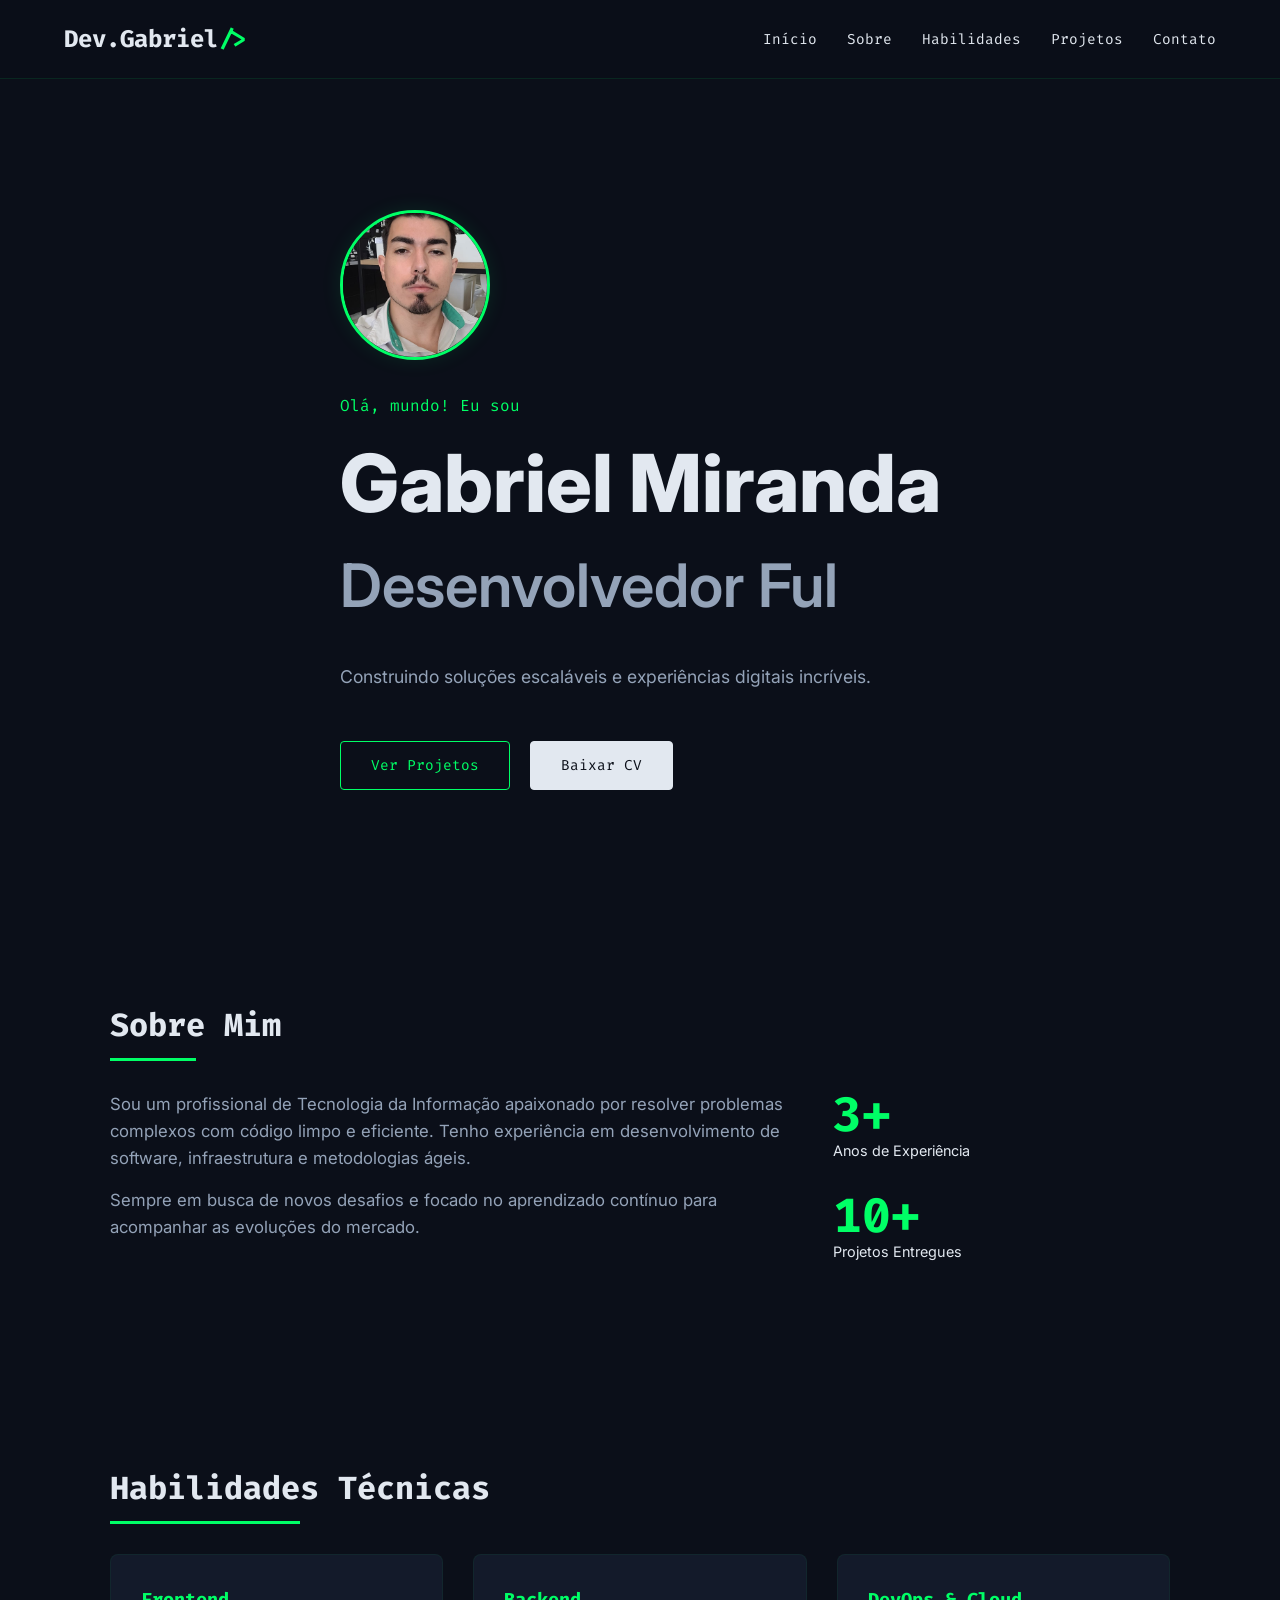
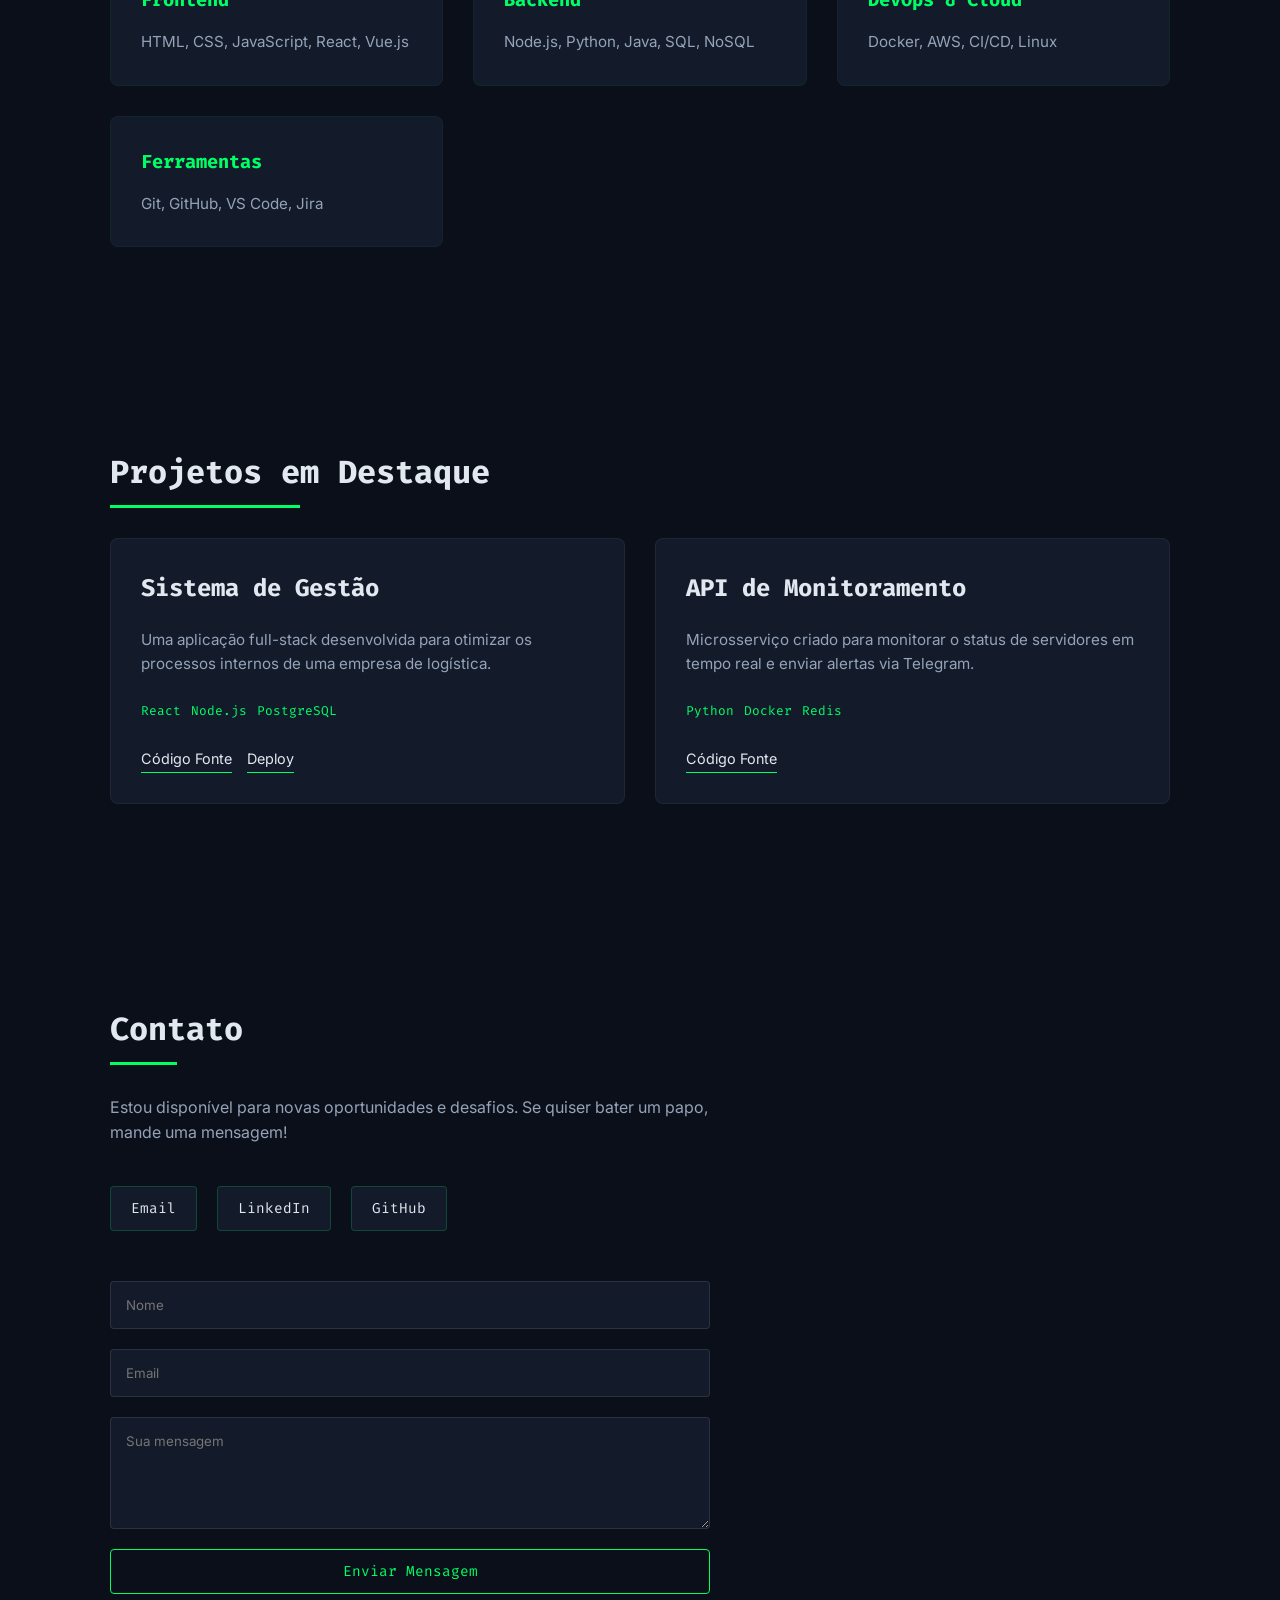
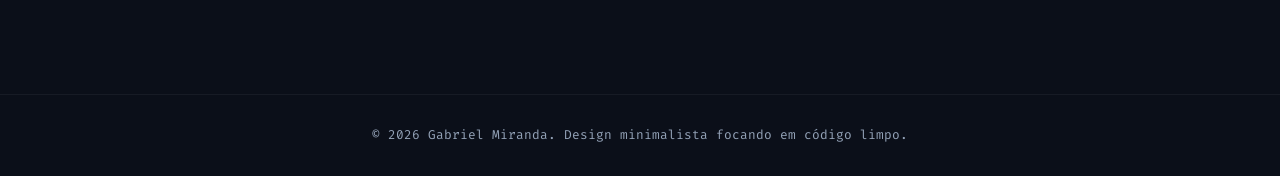
<file: index.html>
<!DOCTYPE html>
<html lang="pt-BR">
<head>
    <meta charset="UTF-8">
    <meta name="viewport" content="width=device-width, initial-scale=1.0">
    <!-- Adicione o título da sua página aqui -->
    <title>Portfólio | Profissional de TI</title>
    <!-- Importando fonte moderna (Inter e Fira Code) -->
    <link rel="preconnect" href="https://fonts.googleapis.com">
    <link rel="preconnect" href="https://fonts.gstatic.com" crossorigin>
    <link href="https://fonts.googleapis.com/css2?family=Fira+Code:wght@400;500;700&family=Inter:wght@300;400;600;800&display=swap" rel="stylesheet">
    <link rel="stylesheet" href="style.css">
</head>
<body>

    <!-- Navegação -->
    <nav class="navbar">
        <div class="logo">
            <!-- Insira seu logo ou nome curto aqui -->
            <span></span>Dev.Gabriel<span>/></span>
        </div>
        <ul class="nav-links">
            <li><a href="#home">Início</a></li>
            <li><a href="#about">Sobre</a></li>
            <li><a href="#skills">Habilidades</a></li>
            <li><a href="#projects">Projetos</a></li>
            <li><a href="#contact">Contato</a></li>
        </ul>
        <div class="hamburger">
            <span class="bar"></span>
            <span class="bar"></span>
            <span class="bar"></span>
        </div>
    </nav>
    
    <!-- Seção Principal (Hero) -->
    <section id="home" class="hero">
        <div class="hero-content">
            <!-- Espaço para a foto de perfil -->
            <div class="profile-photo-wrapper">
                <!-- Substitua o link abaixo pela sua foto. Ex: "img/minha-foto.jpg" -->
                <img src="imgs/fotoPerfil.jpeg" alt="Minha Foto de Perfil" class="profile-photo">
            </div>
            <p class="greeting">Olá, mundo! Eu sou</p>
            <!-- Insira seu nome completo aqui -->
            <h1 class="name">Gabriel Miranda</h1>
            <!-- Insira seu cargo ou especialidade aqui (ex: Desenvolvedor Full Stack, Engenheiro de Dados) -->
            <h2 class="title" id="typewriter">Gestor da T.I.</h2>
            
            <!-- Resumo curto de 1 a 2 linhas -->
            <p class="description">Construindo soluções escaláveis e experiências digitais incríveis.</p>
            
            <div class="cta-buttons">
                <!-- Link para o seu currículo e repositório (ex: GitHub) -->
                <a href="#projects" class="btn primary">Ver Projetos</a>
                <a href="#" class="btn secondary">Baixar CV</a>
            </div>
        </div>
    </section>

    <!-- Seção Sobre Mim -->
    <section id="about" class="section about">
        <div class="container fade-in">
            <h2 class="section-title">Sobre Mim</h2>
            <div class="about-content">
                <div class="about-text">
                    <!-- Insira o texto sobre você, sua experiência, formação e paixões na TI -->
                    <p>Sou um profissional de Tecnologia da Informação apaixonado por resolver problemas complexos com código limpo e eficiente. Tenho experiência em desenvolvimento de software, infraestrutura e metodologias ágeis.</p>
                    <p>Sempre em busca de novos desafios e focado no aprendizado contínuo para acompanhar as evoluções do mercado.</p>
                </div>
                <div class="about-stats">
                    <div class="stat">
                        <!-- Anos de experiência -->
                        <h3>3+</h3>
                        <p>Anos de Experiência</p>
                    </div>
                    <div class="stat">
                        <!-- Projetos concluídos -->
                        <h3>10+</h3>
                        <p>Projetos Entregues</p>
                    </div>
                </div>
            </div>
        </div>
    </section>

    <!-- Seção de Habilidades (Skills) -->
    <section id="skills" class="section skills">
        <div class="container fade-in">
            <h2 class="section-title">Habilidades Técnicas</h2>
            <div class="skills-grid">
                <!-- Adicione ou remova as tecnologias que você domina -->
                <div class="skill-card">
                    <h3>Frontend</h3>
                    <p>HTML, CSS, JavaScript, React, Vue.js</p>
                </div>
                <div class="skill-card">
                    <h3>Backend</h3>
                    <p>Node.js, Python, Java, SQL, NoSQL</p>
                </div>
                <div class="skill-card">
                    <h3>DevOps & Cloud</h3>
                    <p>Docker, AWS, CI/CD, Linux</p>
                </div>
                <div class="skill-card">
                    <h3>Ferramentas</h3>
                    <p>Git, GitHub, VS Code, Jira</p>
                </div>
            </div>
        </div>
    </section>

    <!-- Seção de Projetos -->
    <section id="projects" class="section projects">
        <div class="container fade-in">
            <h2 class="section-title">Projetos em Destaque</h2>
            <div class="projects-grid">
                <!-- Projeto 1 -->
                <div class="project-card">
                    <div class="project-content">
                        <!-- Título do projeto -->
                        <h3>Sistema de Gestão</h3>
                        <!-- Descrição do projeto -->
                        <p>Uma aplicação full-stack desenvolvida para otimizar os processos internos de uma empresa de logística.</p>
                        <!-- Tecnologias usadas -->
                        <div class="tech-stack">
                            <span>React</span>
                            <span>Node.js</span>
                            <span>PostgreSQL</span>
                        </div>
                        <!-- Links do projeto -->
                        <div class="project-links">
                            <a href="#" target="_blank">Código Fonte</a>
                            <a href="#" target="_blank">Deploy</a>
                        </div>
                    </div>
                </div>
                
                <!-- Projeto 2 -->
                <div class="project-card">
                    <div class="project-content">
                        <h3>API de Monitoramento</h3>
                        <p>Microsserviço criado para monitorar o status de servidores em tempo real e enviar alertas via Telegram.</p>
                        <div class="tech-stack">
                            <span>Python</span>
                            <span>Docker</span>
                            <span>Redis</span>
                        </div>
                        <div class="project-links">
                            <a href="#" target="_blank">Código Fonte</a>
                        </div>
                    </div>
                </div>
                
                <!-- Você pode copiar e colar as divs "project-card" para adicionar mais projetos -->
            </div>
        </div>
    </section>

    <!-- Seção de Contato -->
    <section id="contact" class="section contact">
        <div class="container fade-in">
            <h2 class="section-title">Contato</h2>
            <p class="contact-text">Estou disponível para novas oportunidades e desafios. Se quiser bater um papo, mande uma mensagem!</p>
            
            <div class="contact-info">
                <!-- Adicione seus links reais nas propriedades href -->
                <a href="mailto:https://www.gabrielrezende565@gmail.com" class="contact-btn">Email</a>
                <a href="https://www.linkedin.com/in/gabriel-miranda-developer/" target="_blank" class="contact-btn">LinkedIn</a>
                <a href="https://github.com/Gabriel47xx" target="_blank" class="contact-btn">GitHub</a>
            </div>
            
            <!-- Opcional: Formulário de contato simples -->
            <form class="contact-form">
                <input type="text" placeholder="Nome" required>
                <input type="email" placeholder="Email" required>
                <textarea placeholder="Sua mensagem" rows="5" required></textarea>
                <button type="submit" class="btn primary">Enviar Mensagem</button>
            </form>
        </div>
    </section>

    <!-- Rodapé -->
    <footer>
        <p>&copy; 2026 Gabriel Miranda. Design minimalista focando em código limpo.</p>
    </footer>

    <script src="script.js"></script>
</body>
</html>
</file>
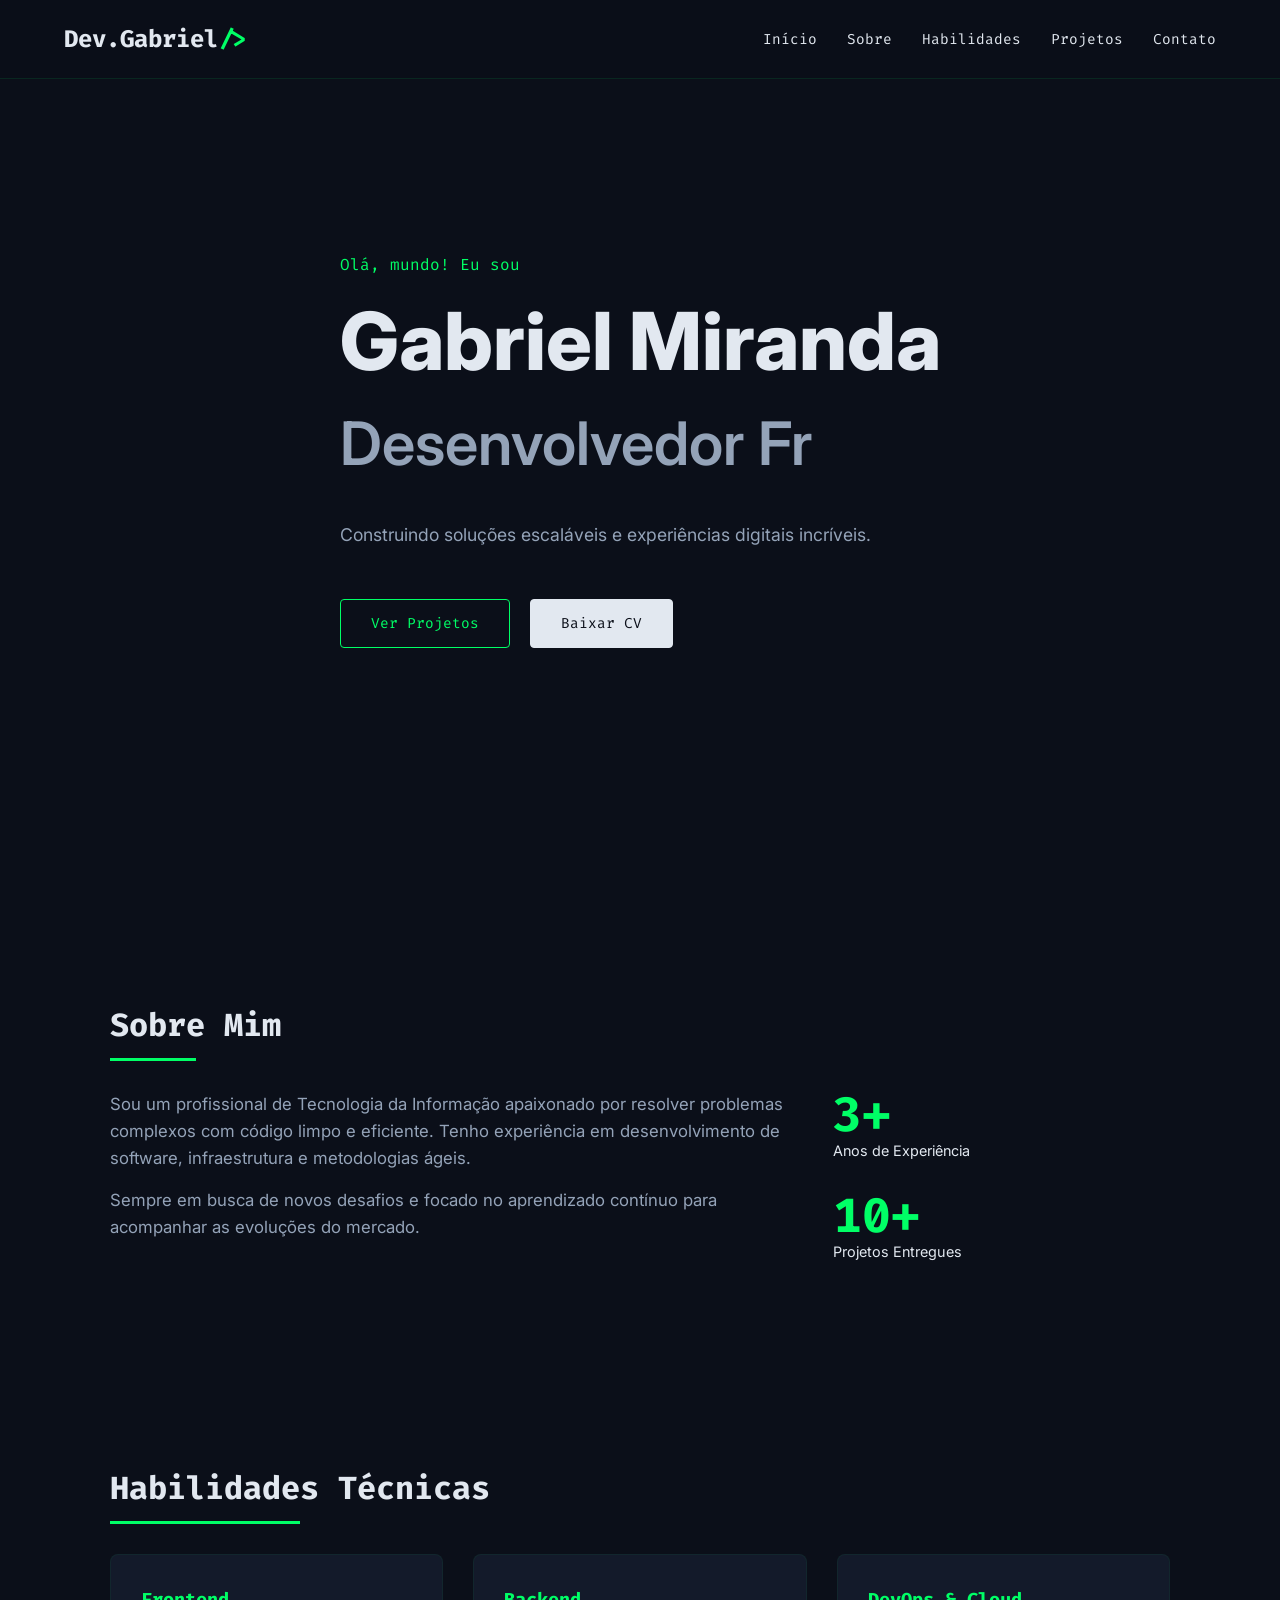
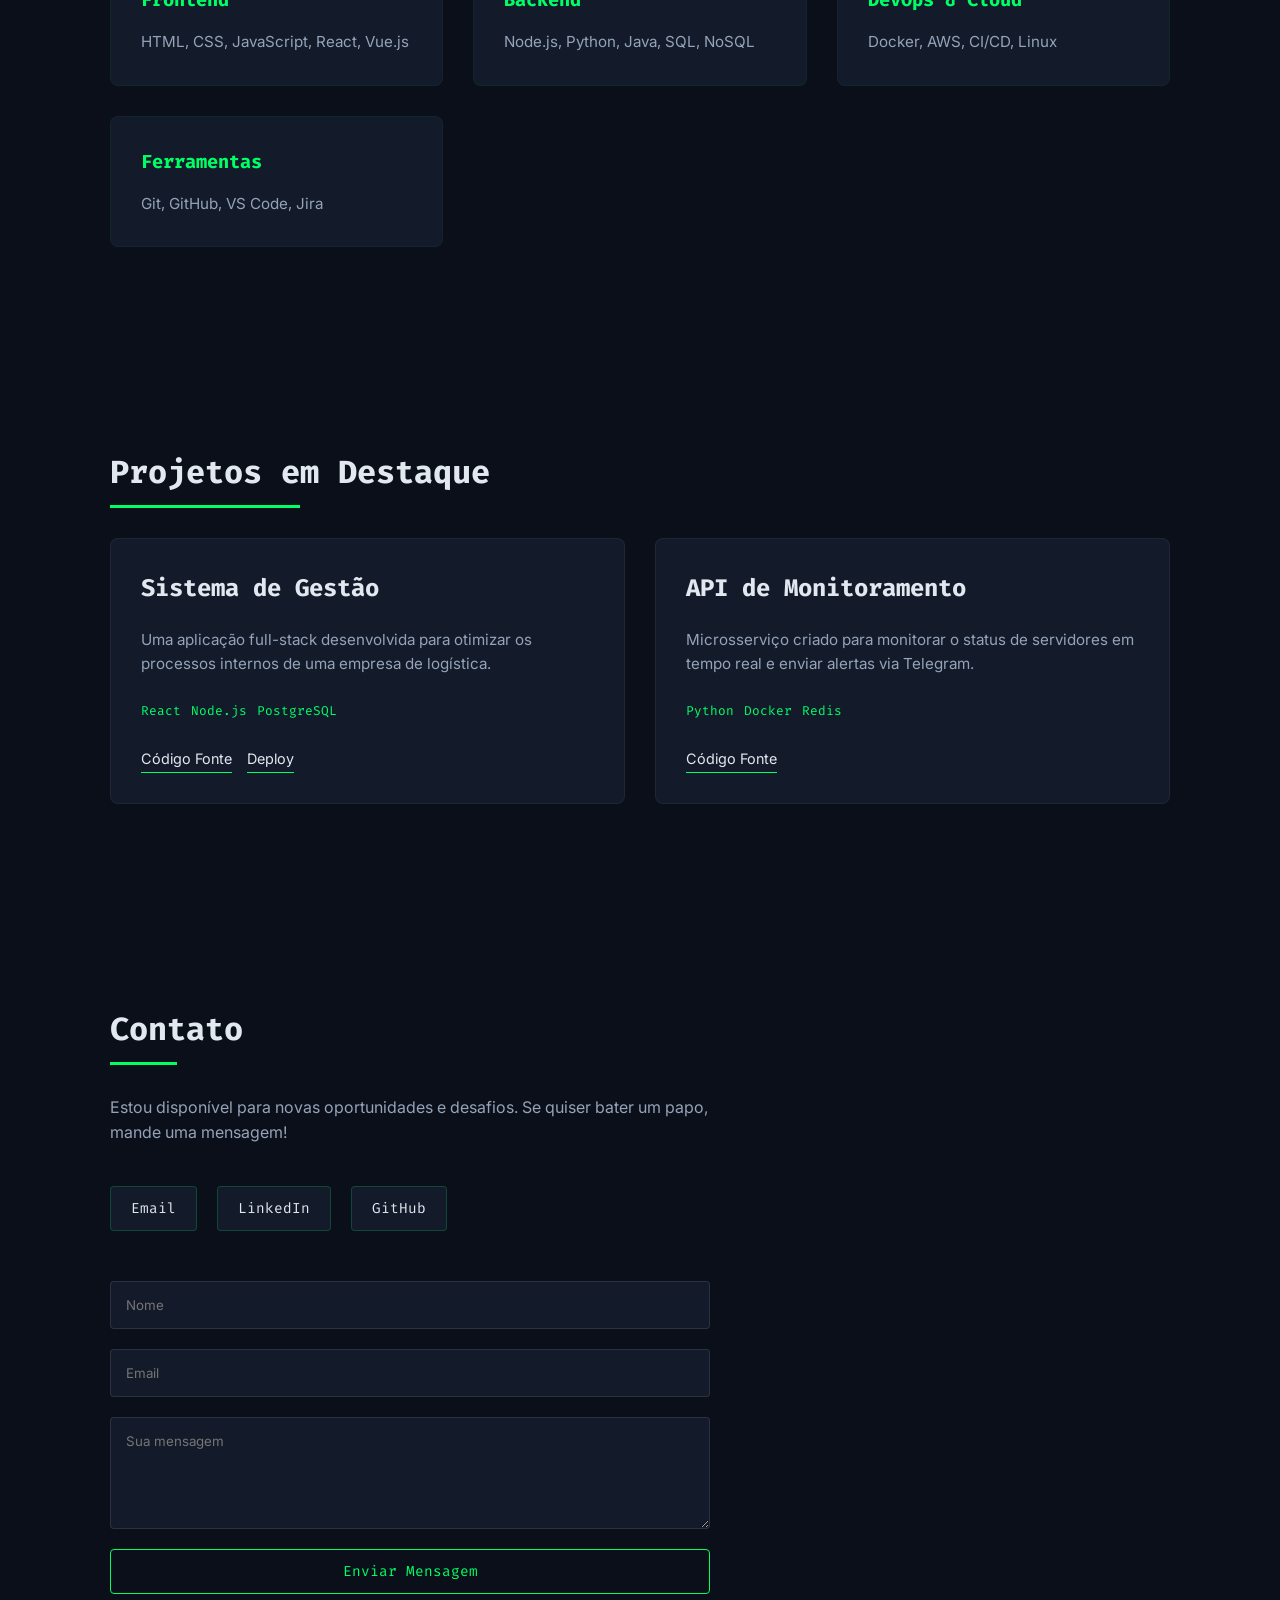
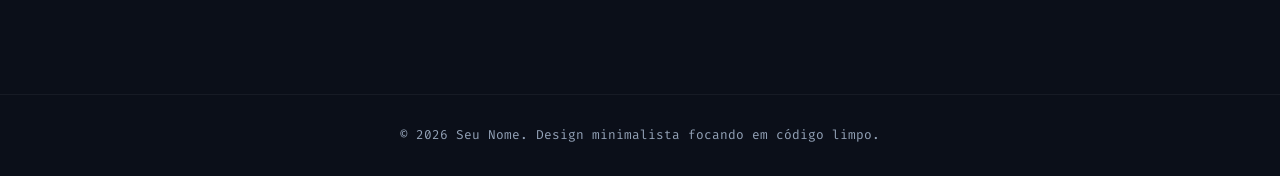
<file: portfolio_ti/index.html>
<!DOCTYPE html>
<html lang="pt-BR">
<head>
    <meta charset="UTF-8">
    <meta name="viewport" content="width=device-width, initial-scale=1.0">
    <!-- Adicione o título da sua página aqui -->
    <title>Portfólio | Profissional de TI</title>
    <!-- Importando fonte moderna (Inter e Fira Code) -->
    <link rel="preconnect" href="https://fonts.googleapis.com">
    <link rel="preconnect" href="https://fonts.gstatic.com" crossorigin>
    <link href="https://fonts.googleapis.com/css2?family=Fira+Code:wght@400;500;700&family=Inter:wght@300;400;600;800&display=swap" rel="stylesheet">
    <link rel="stylesheet" href="style.css">
</head>
<body>

    <!-- Navegação -->
    <nav class="navbar">
        <div class="logo">
            <!-- Insira seu logo ou nome curto aqui -->
            <span></span>Dev.Gabriel<span>/></span>
        </div>
        <ul class="nav-links">
            <li><a href="#home">Início</a></li>
            <li><a href="#about">Sobre</a></li>
            <li><a href="#skills">Habilidades</a></li>
            <li><a href="#projects">Projetos</a></li>
            <li><a href="#contact">Contato</a></li>
        </ul>
        <div class="hamburger">
            <span class="bar"></span>
            <span class="bar"></span>
            <span class="bar"></span>
        </div>
    </nav>

    <!-- Seção Principal (Hero) -->
    <section id="home" class="hero">
        <div class="hero-content">
            <p class="greeting">Olá, mundo! Eu sou</p>
            <!-- Insira seu nome completo aqui -->
            <h1 class="name">Gabriel Miranda</h1>
            <!-- Insira seu cargo ou especialidade aqui (ex: Desenvolvedor Full Stack, Engenheiro de Dados) -->
            <h2 class="title" id="typewriter">Gestor da T.I.</h2>
            
            <!-- Resumo curto de 1 a 2 linhas -->
            <p class="description">Construindo soluções escaláveis e experiências digitais incríveis.</p>
            
            <div class="cta-buttons">
                <!-- Link para o seu currículo e repositório (ex: GitHub) -->
                <a href="#projects" class="btn primary">Ver Projetos</a>
                <a href="#" class="btn secondary">Baixar CV</a>
            </div>
        </div>
    </section>

    <!-- Seção Sobre Mim -->
    <section id="about" class="section about">
        <div class="container fade-in">
            <h2 class="section-title">Sobre Mim</h2>
            <div class="about-content">
                <div class="about-text">
                    <!-- Insira o texto sobre você, sua experiência, formação e paixões na TI -->
                    <p>Sou um profissional de Tecnologia da Informação apaixonado por resolver problemas complexos com código limpo e eficiente. Tenho experiência em desenvolvimento de software, infraestrutura e metodologias ágeis.</p>
                    <p>Sempre em busca de novos desafios e focado no aprendizado contínuo para acompanhar as evoluções do mercado.</p>
                </div>
                <div class="about-stats">
                    <div class="stat">
                        <!-- Anos de experiência -->
                        <h3>3+</h3>
                        <p>Anos de Experiência</p>
                    </div>
                    <div class="stat">
                        <!-- Projetos concluídos -->
                        <h3>10+</h3>
                        <p>Projetos Entregues</p>
                    </div>
                </div>
            </div>
        </div>
    </section>

    <!-- Seção de Habilidades (Skills) -->
    <section id="skills" class="section skills">
        <div class="container fade-in">
            <h2 class="section-title">Habilidades Técnicas</h2>
            <div class="skills-grid">
                <!-- Adicione ou remova as tecnologias que você domina -->
                <div class="skill-card">
                    <h3>Frontend</h3>
                    <p>HTML, CSS, JavaScript, React, Vue.js</p>
                </div>
                <div class="skill-card">
                    <h3>Backend</h3>
                    <p>Node.js, Python, Java, SQL, NoSQL</p>
                </div>
                <div class="skill-card">
                    <h3>DevOps & Cloud</h3>
                    <p>Docker, AWS, CI/CD, Linux</p>
                </div>
                <div class="skill-card">
                    <h3>Ferramentas</h3>
                    <p>Git, GitHub, VS Code, Jira</p>
                </div>
            </div>
        </div>
    </section>

    <!-- Seção de Projetos -->
    <section id="projects" class="section projects">
        <div class="container fade-in">
            <h2 class="section-title">Projetos em Destaque</h2>
            <div class="projects-grid">
                <!-- Projeto 1 -->
                <div class="project-card">
                    <div class="project-content">
                        <!-- Título do projeto -->
                        <h3>Sistema de Gestão</h3>
                        <!-- Descrição do projeto -->
                        <p>Uma aplicação full-stack desenvolvida para otimizar os processos internos de uma empresa de logística.</p>
                        <!-- Tecnologias usadas -->
                        <div class="tech-stack">
                            <span>React</span>
                            <span>Node.js</span>
                            <span>PostgreSQL</span>
                        </div>
                        <!-- Links do projeto -->
                        <div class="project-links">
                            <a href="#" target="_blank">Código Fonte</a>
                            <a href="#" target="_blank">Deploy</a>
                        </div>
                    </div>
                </div>
                
                <!-- Projeto 2 -->
                <div class="project-card">
                    <div class="project-content">
                        <h3>API de Monitoramento</h3>
                        <p>Microsserviço criado para monitorar o status de servidores em tempo real e enviar alertas via Telegram.</p>
                        <div class="tech-stack">
                            <span>Python</span>
                            <span>Docker</span>
                            <span>Redis</span>
                        </div>
                        <div class="project-links">
                            <a href="#" target="_blank">Código Fonte</a>
                        </div>
                    </div>
                </div>
                
                <!-- Você pode copiar e colar as divs "project-card" para adicionar mais projetos -->
            </div>
        </div>
    </section>

    <!-- Seção de Contato -->
    <section id="contact" class="section contact">
        <div class="container fade-in">
            <h2 class="section-title">Contato</h2>
            <p class="contact-text">Estou disponível para novas oportunidades e desafios. Se quiser bater um papo, mande uma mensagem!</p>
            
            <div class="contact-info">
                <!-- Adicione seus links reais nas propriedades href -->
                <a href="mailto:https://www.gabrielrezende565@gmail.com" class="contact-btn">Email</a>
                <a href="https://www.linkedin.com/in/gabriel-miranda-developer/" target="_blank" class="contact-btn">LinkedIn</a>
                <a href="https://github.com/Gabriel47xx" target="_blank" class="contact-btn">GitHub</a>
            </div>
            
            <!-- Opcional: Formulário de contato simples -->
            <form class="contact-form">
                <input type="text" placeholder="Nome" required>
                <input type="email" placeholder="Email" required>
                <textarea placeholder="Sua mensagem" rows="5" required></textarea>
                <button type="submit" class="btn primary">Enviar Mensagem</button>
            </form>
        </div>
    </section>

    <!-- Rodapé -->
    <footer>
        <p>&copy; 2026 Seu Nome. Design minimalista focando em código limpo.</p>
    </footer>

    <script src="script.js"></script>
</body>
</html>
</file>
<file: style.css>
/* =========================================
   VARIÁVEIS DE CORES E FONTES
   Tema: Preto e Verde (Minimalista/Moderno)
========================================= */
:root {
    --bg-color: #0b0f19;       /* Fundo quase preto, tom azulado escuro */
    --bg-secondary: #131a2a;   /* Fundo secundário para cards e seções */
    --primary-color: #00ff66;  /* Verde neon (destaque) */
    --primary-dim: rgba(0, 255, 102, 0.1); /* Verde translúcido para fundos/hover */
    --text-main: #e2e8f0;      /* Texto principal (cinza claro/quase branco) */
    --text-muted: #94a3b8;     /* Texto secundário (cinza escuro) */
    --font-heading: 'Fira Code', monospace; /* Fonte tech/código para títulos */
    --font-body: 'Inter', sans-serif;       /* Fonte clean para leitura */
    --transition: all 0.3s ease-in-out;
}

/* =========================================
   RESET BASICO
========================================= */
* {
    margin: 0;
    padding: 0;
    box-sizing: border-box;
}

html {
    scroll-behavior: smooth; /* Rolagem suave ao clicar nos links */
}

body {
    background-color: var(--bg-color);
    color: var(--text-main);
    font-family: var(--font-body);
    line-height: 1.6;
    overflow-x: hidden;
}

a {
    text-decoration: none;
    color: var(--text-main);
    transition: var(--transition);
}

ul {
    list-style: none;
}

.container {
    max-width: 1100px;
    margin: 0 auto;
    padding: 0 20px;
}

.section {
    padding: 100px 0;
}

.section-title {
    font-family: var(--font-heading);
    color: var(--text-main);
    font-size: 2rem;
    margin-bottom: 40px;
    display: inline-block;
    position: relative;
}

.section-title::after {
    content: '';
    position: absolute;
    bottom: -10px;
    left: 0;
    width: 50%;
    height: 3px;
    background-color: var(--primary-color);
}

/* =========================================
   NAVEGAÇÃO (NAVBAR)
========================================= */
.navbar {
    display: flex;
    justify-content: space-between;
    align-items: center;
    padding: 20px 5%;
    background-color: rgba(11, 15, 25, 0.95);
    backdrop-filter: blur(10px);
    position: fixed;
    width: 100%;
    top: 0;
    z-index: 1000;
    border-bottom: 1px solid rgba(0, 255, 102, 0.1);
}

.logo {
    font-family: var(--font-heading);
    font-weight: 700;
    font-size: 1.5rem;
    color: var(--text-main);
}

.logo span {
    color: var(--primary-color);
}

.nav-links {
    display: flex;
    gap: 30px;
}

.nav-links a {
    font-family: var(--font-heading);
    font-size: 0.9rem;
}

.nav-links a:hover {
    color: var(--primary-color);
}

/* Menu Mobile (Hamburger) */
.hamburger {
    display: none;
    cursor: pointer;
}

.hamburger .bar {
    display: block;
    width: 25px;
    height: 3px;
    margin: 5px auto;
    background-color: var(--primary-color);
    transition: var(--transition);
}

/* =========================================
   SEÇÃO HERO (HOME)
========================================= */
.hero {
    height: 100vh;
    display: flex;
    align-items: center;
    justify-content: center;
    padding: 100px 5% 0 5%; /* Adicionado padding-top para não sobrepor com a navbar */
}

.hero-content {
    max-width: 800px;
}

/* Espaço da Foto de Perfil */
.profile-photo-wrapper {
    margin-bottom: 25px;
}

.profile-photo {
    width: 150px;
    height: 150px;
    border-radius: 50%;
    object-fit: cover;
    border: 3px solid var(--primary-color);
    box-shadow: 0 0 20px var(--primary-dim);
    transition: var(--transition);
}

.profile-photo:hover {
    transform: scale(1.05);
    box-shadow: 0 0 30px rgba(0, 255, 102, 0.4);
}

.greeting {
    font-family: var(--font-heading);
    color: var(--primary-color);
    margin-bottom: 20px;
}

.name {
    font-size: clamp(40px, 8vw, 80px);
    font-weight: 800;
    line-height: 1.1;
    margin-bottom: 10px;
}

.title {
    font-size: clamp(30px, 5vw, 60px);
    font-weight: 600;
    color: var(--text-muted);
    margin-bottom: 30px;
}

.description {
    max-width: 600px;
    font-size: 1.1rem;
    color: var(--text-muted);
    margin-bottom: 50px;
}

/* Botões */
.cta-buttons {
    display: flex;
    gap: 20px;
}

.btn {
    padding: 12px 30px;
    border-radius: 4px;
    font-family: var(--font-heading);
    font-size: 0.9rem;
    cursor: pointer;
    text-align: center;
}

.btn.primary {
    background-color: transparent;
    color: var(--primary-color);
    border: 1px solid var(--primary-color);
}

.btn.primary:hover {
    background-color: var(--primary-dim);
}

.btn.secondary {
    background-color: var(--text-main);
    color: var(--bg-color);
    border: 1px solid var(--text-main);
}

.btn.secondary:hover {
    background-color: transparent;
    color: var(--text-main);
}

/* =========================================
   SEÇÃO SOBRE (ABOUT)
========================================= */
.about-content {
    display: grid;
    grid-template-columns: 2fr 1fr;
    gap: 50px;
}

.about-text p {
    color: var(--text-muted);
    margin-bottom: 15px;
    font-size: 1.05rem;
}

.about-stats {
    display: flex;
    flex-direction: column;
    gap: 30px;
}

.stat h3 {
    font-size: 3rem;
    color: var(--primary-color);
    font-family: var(--font-heading);
    line-height: 1;
}

.stat p {
    color: var(--text-main);
    font-size: 0.9rem;
}

/* =========================================
   SEÇÃO HABILIDADES (SKILLS)
========================================= */
.skills-grid {
    display: grid;
    grid-template-columns: repeat(auto-fit, minmax(250px, 1fr));
    gap: 30px;
}

.skill-card {
    background-color: var(--bg-secondary);
    padding: 30px;
    border-radius: 8px;
    border: 1px solid rgba(0, 255, 102, 0.05);
    transition: var(--transition);
}

.skill-card:hover {
    transform: translateY(-5px);
    border-color: var(--primary-color);
    box-shadow: 0 10px 30px -15px var(--primary-color);
}

.skill-card h3 {
    color: var(--primary-color);
    margin-bottom: 15px;
    font-family: var(--font-heading);
}

.skill-card p {
    color: var(--text-muted);
    font-size: 0.95rem;
}

/* =========================================
   SEÇÃO PROJETOS (PROJECTS)
========================================= */
.projects-grid {
    display: grid;
    grid-template-columns: repeat(auto-fit, minmax(300px, 1fr));
    gap: 30px;
}

.project-card {
    background-color: var(--bg-secondary);
    border-radius: 8px;
    padding: 30px;
    border: 1px solid rgba(255, 255, 255, 0.05);
    transition: var(--transition);
    position: relative;
}

.project-card:hover {
    transform: translateY(-5px);
}

.project-content h3 {
    font-family: var(--font-heading);
    font-size: 1.5rem;
    margin-bottom: 20px;
    color: var(--text-main);
}

.project-content p {
    color: var(--text-muted);
    margin-bottom: 25px;
    font-size: 0.95rem;
}

.tech-stack {
    display: flex;
    flex-wrap: wrap;
    gap: 10px;
    margin-bottom: 25px;
    font-family: var(--font-heading);
    font-size: 0.8rem;
    color: var(--primary-color);
}

.project-links {
    display: flex;
    gap: 15px;
}

.project-links a {
    font-size: 0.9rem;
    border-bottom: 1px solid var(--primary-color);
    padding-bottom: 2px;
}

.project-links a:hover {
    color: var(--primary-color);
}

/* =========================================
   SEÇÃO CONTATO (CONTACT)
========================================= */
.contact-text {
    color: var(--text-muted);
    max-width: 600px;
    margin-bottom: 40px;
}

.contact-info {
    display: flex;
    gap: 20px;
    margin-bottom: 50px;
}

.contact-btn {
    padding: 10px 20px;
    background-color: var(--bg-secondary);
    border: 1px solid rgba(0, 255, 102, 0.2);
    border-radius: 4px;
    font-family: var(--font-heading);
    font-size: 0.9rem;
}

.contact-btn:hover {
    background-color: var(--primary-dim);
    border-color: var(--primary-color);
    color: var(--primary-color);
}

/* Formulário de Contato */
.contact-form {
    display: flex;
    flex-direction: column;
    gap: 20px;
    max-width: 600px;
}

.contact-form input,
.contact-form textarea {
    padding: 15px;
    background-color: var(--bg-secondary);
    border: 1px solid rgba(255,255,255,0.1);
    border-radius: 4px;
    color: var(--text-main);
    font-family: var(--font-body);
}

.contact-form input:focus,
.contact-form textarea:focus {
    outline: none;
    border-color: var(--primary-color);
}

/* =========================================
   RODAPÉ E ANIMAÇÕES
========================================= */
footer {
    text-align: center;
    padding: 30px;
    font-family: var(--font-heading);
    font-size: 0.8rem;
    color: var(--text-muted);
    border-top: 1px solid rgba(255,255,255,0.05);
}

/* Classes para animação no JS (Fading in elements as they scroll) */
.fade-in {
    opacity: 0;
    transform: translateY(30px);
    transition: opacity 0.8s ease, transform 0.8s ease;
}

.fade-in.appear {
    opacity: 1;
    transform: translateY(0);
}

/* =========================================
   RESPONSIVIDADE (MOBILE)
========================================= */
@media (max-width: 768px) {
    .nav-links {
        display: none;
        flex-direction: column;
        position: absolute;
        top: 70px;
        left: 0;
        width: 100%;
        background-color: rgba(11, 15, 25, 0.98);
        padding: 20px 0;
        text-align: center;
    }

    .nav-links.active {
        display: flex;
    }

    .hamburger {
        display: block;
    }

    .about-content {
        grid-template-columns: 1fr;
    }

    .cta-buttons {
        flex-direction: column;
    }

    .contact-info {
        flex-wrap: wrap;
    }
}
</file>
<file: portfolio_ti/style.css>
/* =========================================
   VARIÁVEIS DE CORES E FONTES
   Tema: Preto e Verde (Minimalista/Moderno)
========================================= */
:root {
    --bg-color: #0b0f19;       /* Fundo quase preto, tom azulado escuro */
    --bg-secondary: #131a2a;   /* Fundo secundário para cards e seções */
    --primary-color: #00ff66;  /* Verde neon (destaque) */
    --primary-dim: rgba(0, 255, 102, 0.1); /* Verde translúcido para fundos/hover */
    --text-main: #e2e8f0;      /* Texto principal (cinza claro/quase branco) */
    --text-muted: #94a3b8;     /* Texto secundário (cinza escuro) */
    --font-heading: 'Fira Code', monospace; /* Fonte tech/código para títulos */
    --font-body: 'Inter', sans-serif;       /* Fonte clean para leitura */
    --transition: all 0.3s ease-in-out;
}

/* =========================================
   RESET BASICO
========================================= */
* {
    margin: 0;
    padding: 0;
    box-sizing: border-box;
}

html {
    scroll-behavior: smooth; /* Rolagem suave ao clicar nos links */
}

body {
    background-color: var(--bg-color);
    color: var(--text-main);
    font-family: var(--font-body);
    line-height: 1.6;
    overflow-x: hidden;
}

a {
    text-decoration: none;
    color: var(--text-main);
    transition: var(--transition);
}

ul {
    list-style: none;
}

.container {
    max-width: 1100px;
    margin: 0 auto;
    padding: 0 20px;
}

.section {
    padding: 100px 0;
}

.section-title {
    font-family: var(--font-heading);
    color: var(--text-main);
    font-size: 2rem;
    margin-bottom: 40px;
    display: inline-block;
    position: relative;
}

.section-title::after {
    content: '';
    position: absolute;
    bottom: -10px;
    left: 0;
    width: 50%;
    height: 3px;
    background-color: var(--primary-color);
}

/* =========================================
   NAVEGAÇÃO (NAVBAR)
========================================= */
.navbar {
    display: flex;
    justify-content: space-between;
    align-items: center;
    padding: 20px 5%;
    background-color: rgba(11, 15, 25, 0.95);
    backdrop-filter: blur(10px);
    position: fixed;
    width: 100%;
    top: 0;
    z-index: 1000;
    border-bottom: 1px solid rgba(0, 255, 102, 0.1);
}

.logo {
    font-family: var(--font-heading);
    font-weight: 700;
    font-size: 1.5rem;
    color: var(--text-main);
}

.logo span {
    color: var(--primary-color);
}

.nav-links {
    display: flex;
    gap: 30px;
}

.nav-links a {
    font-family: var(--font-heading);
    font-size: 0.9rem;
}

.nav-links a:hover {
    color: var(--primary-color);
}

/* Menu Mobile (Hamburger) */
.hamburger {
    display: none;
    cursor: pointer;
}

.hamburger .bar {
    display: block;
    width: 25px;
    height: 3px;
    margin: 5px auto;
    background-color: var(--primary-color);
    transition: var(--transition);
}

/* =========================================
   SEÇÃO HERO (HOME)
========================================= */
.hero {
    height: 100vh;
    display: flex;
    align-items: center;
    justify-content: center;
    padding: 0 5%;
}

.hero-content {
    max-width: 800px;
}

.greeting {
    font-family: var(--font-heading);
    color: var(--primary-color);
    margin-bottom: 20px;
}

.name {
    font-size: clamp(40px, 8vw, 80px);
    font-weight: 800;
    line-height: 1.1;
    margin-bottom: 10px;
}

.title {
    font-size: clamp(30px, 5vw, 60px);
    font-weight: 600;
    color: var(--text-muted);
    margin-bottom: 30px;
}

.description {
    max-width: 600px;
    font-size: 1.1rem;
    color: var(--text-muted);
    margin-bottom: 50px;
}

/* Botões */
.cta-buttons {
    display: flex;
    gap: 20px;
}

.btn {
    padding: 12px 30px;
    border-radius: 4px;
    font-family: var(--font-heading);
    font-size: 0.9rem;
    cursor: pointer;
    text-align: center;
}

.btn.primary {
    background-color: transparent;
    color: var(--primary-color);
    border: 1px solid var(--primary-color);
}

.btn.primary:hover {
    background-color: var(--primary-dim);
}

.btn.secondary {
    background-color: var(--text-main);
    color: var(--bg-color);
    border: 1px solid var(--text-main);
}

.btn.secondary:hover {
    background-color: transparent;
    color: var(--text-main);
}

/* =========================================
   SEÇÃO SOBRE (ABOUT)
========================================= */
.about-content {
    display: grid;
    grid-template-columns: 2fr 1fr;
    gap: 50px;
}

.about-text p {
    color: var(--text-muted);
    margin-bottom: 15px;
    font-size: 1.05rem;
}

.about-stats {
    display: flex;
    flex-direction: column;
    gap: 30px;
}

.stat h3 {
    font-size: 3rem;
    color: var(--primary-color);
    font-family: var(--font-heading);
    line-height: 1;
}

.stat p {
    color: var(--text-main);
    font-size: 0.9rem;
}

/* =========================================
   SEÇÃO HABILIDADES (SKILLS)
========================================= */
.skills-grid {
    display: grid;
    grid-template-columns: repeat(auto-fit, minmax(250px, 1fr));
    gap: 30px;
}

.skill-card {
    background-color: var(--bg-secondary);
    padding: 30px;
    border-radius: 8px;
    border: 1px solid rgba(0, 255, 102, 0.05);
    transition: var(--transition);
}

.skill-card:hover {
    transform: translateY(-5px);
    border-color: var(--primary-color);
    box-shadow: 0 10px 30px -15px var(--primary-color);
}

.skill-card h3 {
    color: var(--primary-color);
    margin-bottom: 15px;
    font-family: var(--font-heading);
}

.skill-card p {
    color: var(--text-muted);
    font-size: 0.95rem;
}

/* =========================================
   SEÇÃO PROJETOS (PROJECTS)
========================================= */
.projects-grid {
    display: grid;
    grid-template-columns: repeat(auto-fit, minmax(300px, 1fr));
    gap: 30px;
}

.project-card {
    background-color: var(--bg-secondary);
    border-radius: 8px;
    padding: 30px;
    border: 1px solid rgba(255, 255, 255, 0.05);
    transition: var(--transition);
    position: relative;
}

.project-card:hover {
    transform: translateY(-5px);
}

.project-content h3 {
    font-family: var(--font-heading);
    font-size: 1.5rem;
    margin-bottom: 20px;
    color: var(--text-main);
}

.project-content p {
    color: var(--text-muted);
    margin-bottom: 25px;
    font-size: 0.95rem;
}

.tech-stack {
    display: flex;
    flex-wrap: wrap;
    gap: 10px;
    margin-bottom: 25px;
    font-family: var(--font-heading);
    font-size: 0.8rem;
    color: var(--primary-color);
}

.project-links {
    display: flex;
    gap: 15px;
}

.project-links a {
    font-size: 0.9rem;
    border-bottom: 1px solid var(--primary-color);
    padding-bottom: 2px;
}

.project-links a:hover {
    color: var(--primary-color);
}

/* =========================================
   SEÇÃO CONTATO (CONTACT)
========================================= */
.contact-text {
    color: var(--text-muted);
    max-width: 600px;
    margin-bottom: 40px;
}

.contact-info {
    display: flex;
    gap: 20px;
    margin-bottom: 50px;
}

.contact-btn {
    padding: 10px 20px;
    background-color: var(--bg-secondary);
    border: 1px solid rgba(0, 255, 102, 0.2);
    border-radius: 4px;
    font-family: var(--font-heading);
    font-size: 0.9rem;
}

.contact-btn:hover {
    background-color: var(--primary-dim);
    border-color: var(--primary-color);
    color: var(--primary-color);
}

/* Formulário de Contato */
.contact-form {
    display: flex;
    flex-direction: column;
    gap: 20px;
    max-width: 600px;
}

.contact-form input,
.contact-form textarea {
    padding: 15px;
    background-color: var(--bg-secondary);
    border: 1px solid rgba(255,255,255,0.1);
    border-radius: 4px;
    color: var(--text-main);
    font-family: var(--font-body);
}

.contact-form input:focus,
.contact-form textarea:focus {
    outline: none;
    border-color: var(--primary-color);
}

/* =========================================
   RODAPÉ E ANIMAÇÕES
========================================= */
footer {
    text-align: center;
    padding: 30px;
    font-family: var(--font-heading);
    font-size: 0.8rem;
    color: var(--text-muted);
    border-top: 1px solid rgba(255,255,255,0.05);
}

/* Classes para animação no JS (Fading in elements as they scroll) */
.fade-in {
    opacity: 0;
    transform: translateY(30px);
    transition: opacity 0.8s ease, transform 0.8s ease;
}

.fade-in.appear {
    opacity: 1;
    transform: translateY(0);
}

/* =========================================
   RESPONSIVIDADE (MOBILE)
========================================= */
@media (max-width: 768px) {
    .nav-links {
        display: none;
        flex-direction: column;
        position: absolute;
        top: 70px;
        left: 0;
        width: 100%;
        background-color: rgba(11, 15, 25, 0.98);
        padding: 20px 0;
        text-align: center;
    }

    .nav-links.active {
        display: flex;
    }

    .hamburger {
        display: block;
    }

    .about-content {
        grid-template-columns: 1fr;
    }

    .cta-buttons {
        flex-direction: column;
    }

    .contact-info {
        flex-wrap: wrap;
    }
}
</file>
